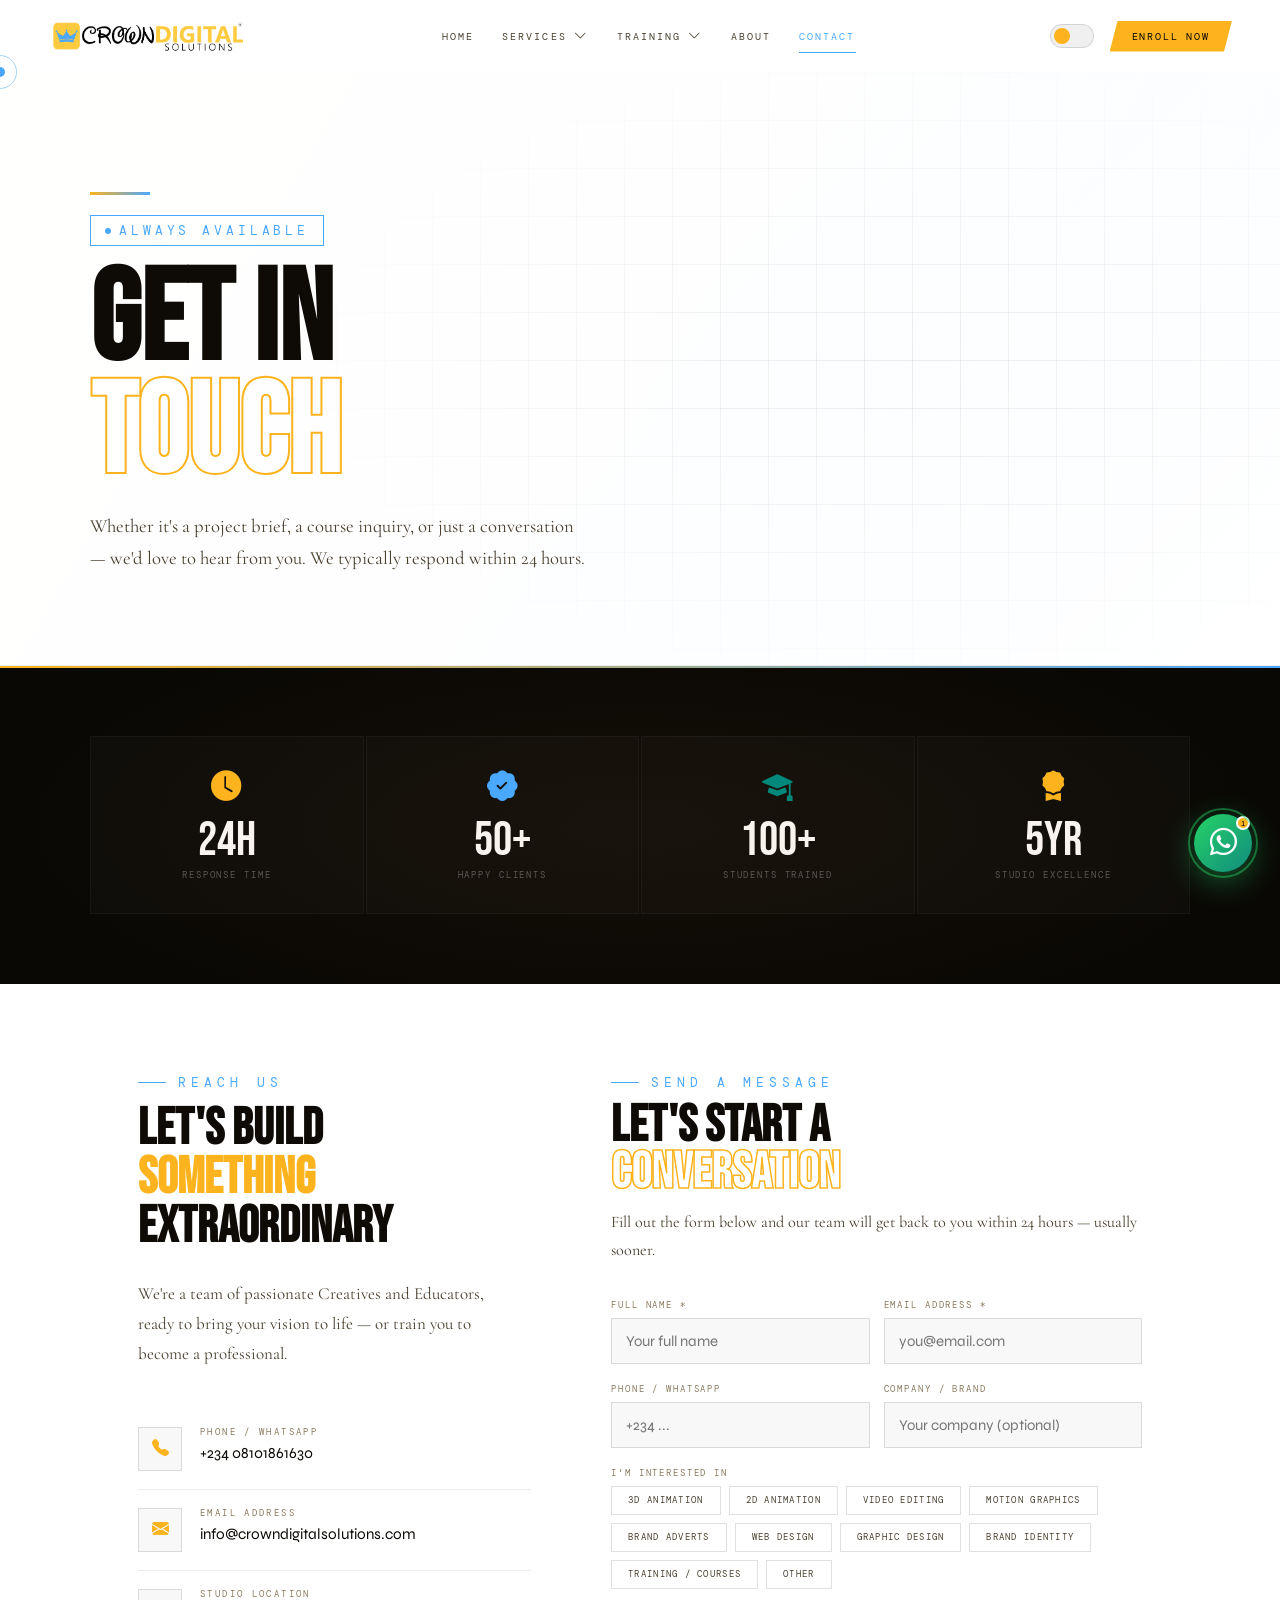
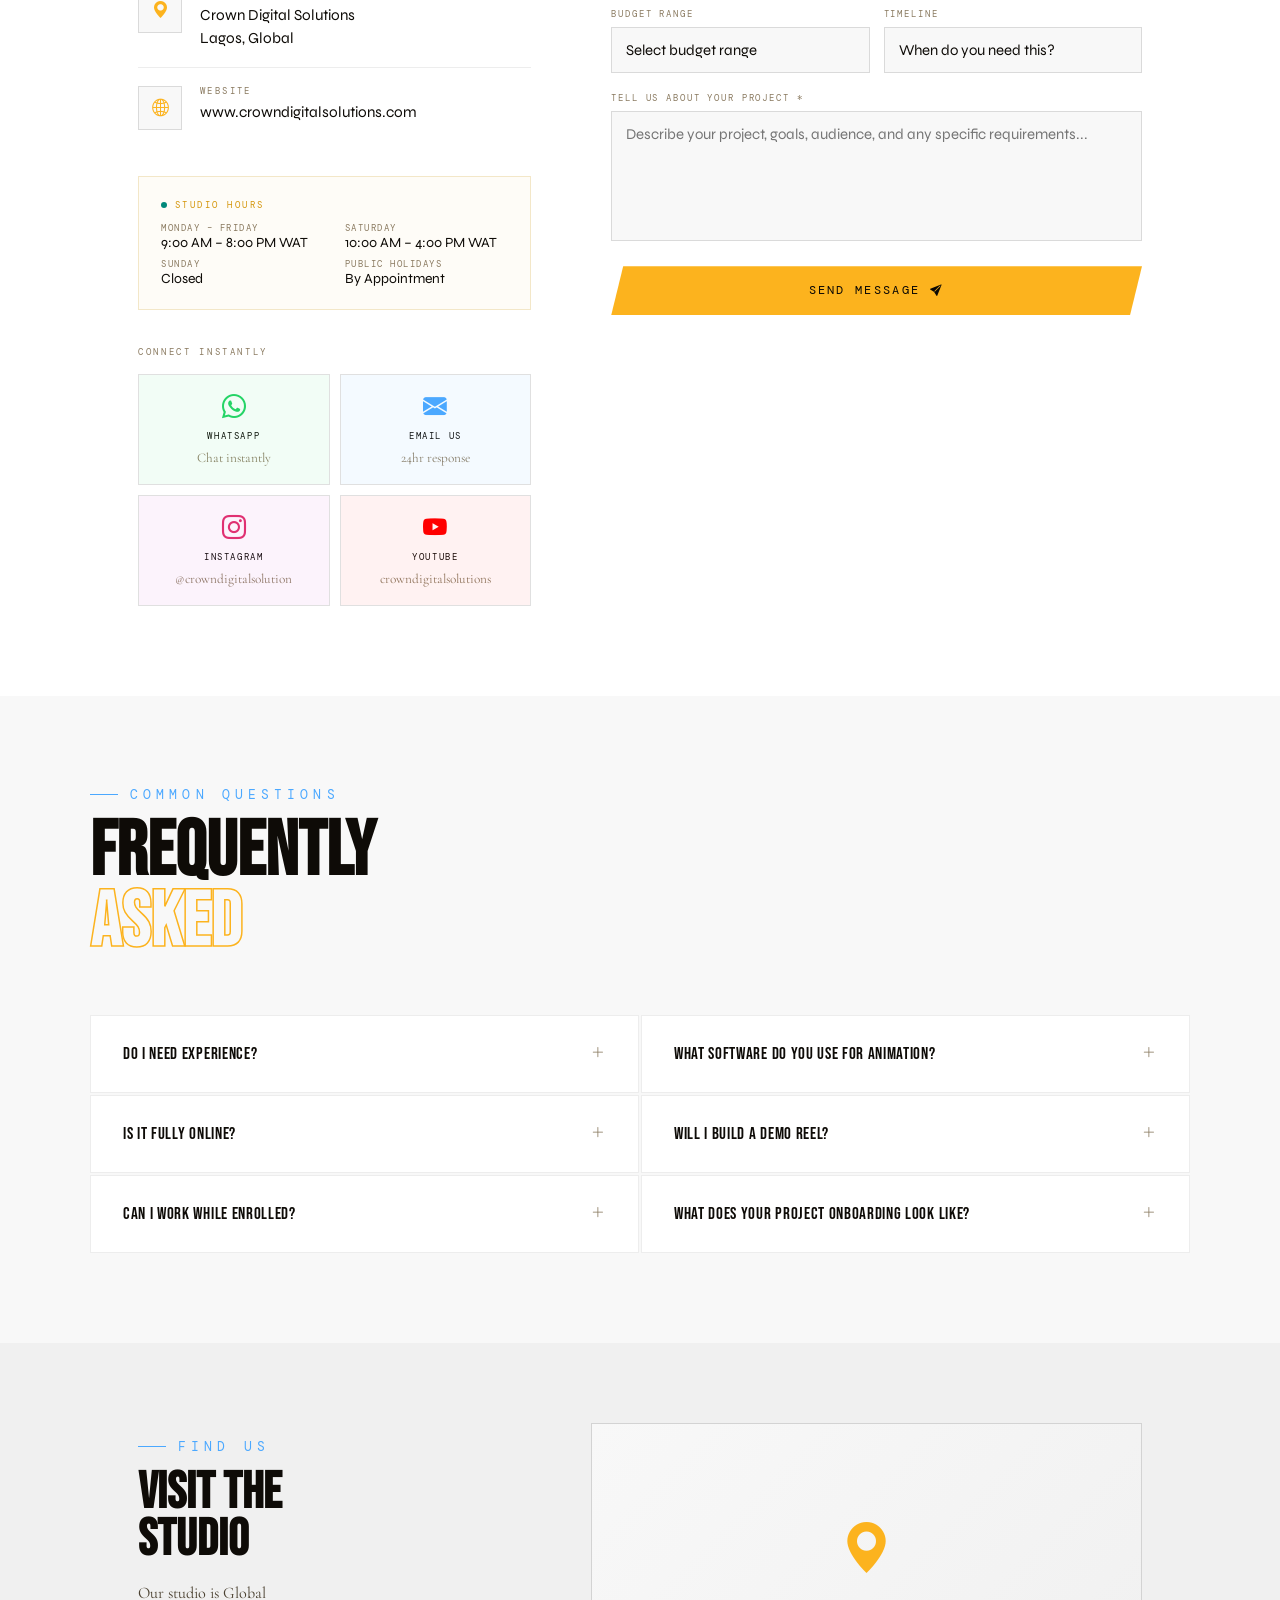
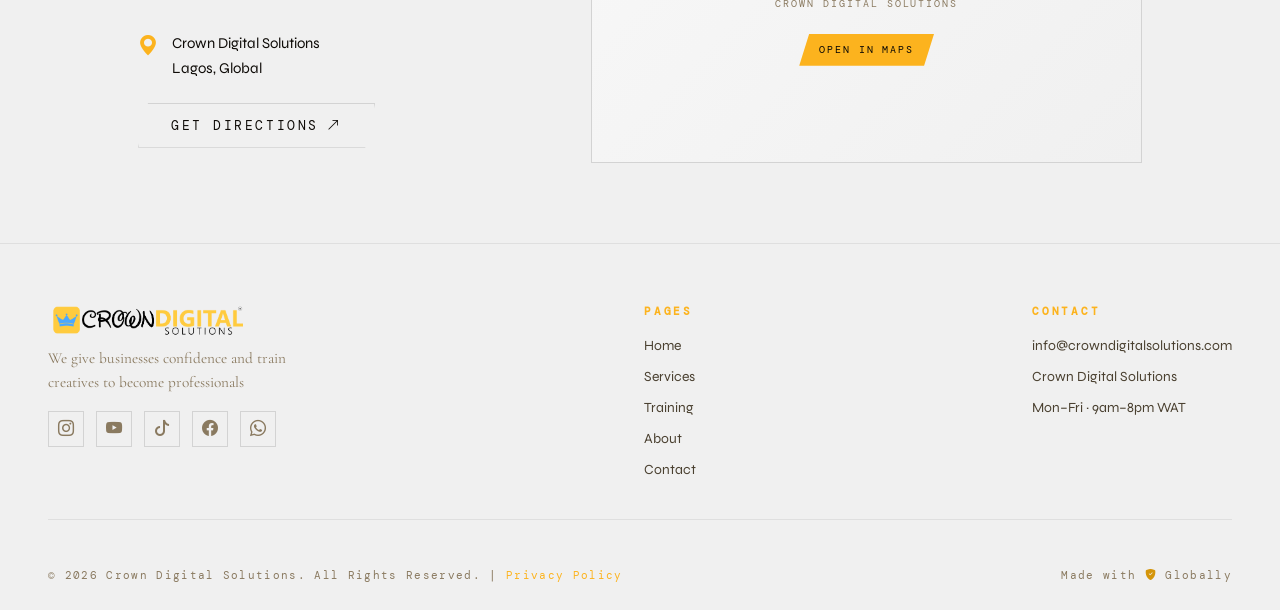
<file: contact.html>
<!DOCTYPE html>
<html lang="en">
<head>
<meta charset="UTF-8">
<meta name="viewport" content="width=device-width,initial-scale=1.0">
<title>Contact — Crown Digital Solutions</title>
<link rel="stylesheet" href="shared.css">
<link rel="icon" type="image/png" href="logos.PNG">

<style>
body { padding-top: var(--nav-h); }

/* ── HERO ── */
.pg-hero { min-height: 480px; }
.pg-hero-bg-img {
  background-image: linear-gradient(135deg, rgba(252,179,30,0.1), rgba(75,168,255,0.07) 60%, transparent);
}
.pg-hero-bg-img::after {
  background: linear-gradient(120deg, rgba(255,255,255,0.97) 0%, rgba(255,255,255,0.88) 50%, rgba(255,255,255,0.6) 100%);
}
[data-theme="dark"] .pg-hero-bg-img::after {
  background: linear-gradient(120deg, rgba(7,5,3,0.98) 0%, rgba(7,5,3,0.88) 50%, rgba(7,5,3,0.6) 100%);
}

/* ── CONTACT LAYOUT ── */
.contact-section { background: var(--bg); }
.contact-wrap { max-width: 1100px; margin: 0 auto; padding: 90px 48px; display: grid; grid-template-columns: 1fr 1.35fr; gap: 80px; align-items: start; }

/* ── LEFT: Info ── */
.ct-left {}
.ct-headline { font-family: var(--font-d); font-size: clamp(1.8rem,4vw,3.2rem); line-height: .95; color: var(--text); margin-bottom: 28px; }
.ct-headline span { color: var(--gold2); }
.ct-tagline { font-family: var(--font-a); font-size: 1rem; color: var(--text2); line-height: 1.75; margin-bottom: 40px; max-width: 380px; }

.ct-details { display: flex; flex-direction: column; gap: 0; }
.ct-detail { display: flex; align-items: flex-start; gap: 18px; padding: 18px 0; border-bottom: 1px solid var(--border); transition: background .2s; }
.ct-detail:last-child { border-bottom: none; }
.ct-ico-wrap { width: 44px; height: 44px; flex-shrink: 0; background: var(--bg2); border: 1px solid var(--border2); display: flex; align-items: center; justify-content: center; font-size: 1rem; color: var(--gold2); transition: background .3s, border-color .3s; }
.ct-detail:hover .ct-ico-wrap { background: var(--gold2); color: var(--black); border-color: var(--gold2); }
.ct-txt-label { font-family: var(--font-m); font-size: .5rem; letter-spacing: .28em; text-transform: uppercase; color: var(--text3); margin-bottom: 4px; }
.ct-txt-val { font-family: var(--font-b); font-size: .9rem; color: var(--text); line-height: 1.5; }
.ct-txt-val a { color: var(--text); text-decoration: none; transition: color .3s; }
.ct-txt-val a:hover { color: var(--gold2); }

/* ── HOURS ── */
.hours-block { margin-top: 28px; padding: 22px; border: 1px solid rgba(200,144,10,.2); background: rgba(200,144,10,.03); }
.hours-title { font-family: var(--font-m); font-size: .52rem; letter-spacing: .28em; text-transform: uppercase; color: var(--gold); margin-bottom: 12px; display: flex; align-items: center; gap: 8px; }
.hours-dot { width: 6px; height: 6px; border-radius: 50%; background: var(--teal); animation: bdPulse 2s ease-in-out infinite; }
@keyframes bdPulse { 0%,100%{opacity:1;transform:scale(1)} 50%{opacity:.4;transform:scale(.7)} }
.hours-grid { display: grid; grid-template-columns: 1fr 1fr; gap: 8px 20px; }
.hours-row { display: flex; flex-direction: column; }
.hours-day { font-family: var(--font-m); font-size: .5rem; letter-spacing: .18em; text-transform: uppercase; color: var(--text3); }
.hours-time { font-family: var(--font-b); font-size: .82rem; color: var(--text); }

/* ── QUICK CONNECT CARDS ── */
.quick-connect { margin-top: 36px; }
.qc-label { font-family: var(--font-m); font-size: .52rem; letter-spacing: .3em; text-transform: uppercase; color: var(--text3); margin-bottom: 16px; }
.qc-grid { display: grid; grid-template-columns: 1fr 1fr; gap: 10px; }
.qc-card {
  display: flex; flex-direction: column; align-items: center; gap: 8px;
  padding: 18px 14px; text-decoration: none;
  border: 1px solid var(--border2); background: var(--surface);
  transition: border-color .3s, box-shadow .3s, transform .3s;
  position: relative; overflow: hidden;
  cursor: pointer;
}
.qc-card::before { content:''; position:absolute; inset:0; opacity:0; transition:opacity .3s; }
.qc-card:hover { transform: translateY(-4px); box-shadow: var(--shadow-lg); }
.qc-card.wa::before { background: rgba(37,211,102,.06); }
.qc-card.wa:hover { border-color: #25d366; }
.qc-card.em::before { background: rgba(75,168,255,.06); }
.qc-card.em:hover { border-color: var(--blue); }
.qc-card.ig::before { background: rgba(200,55,200,.06); }
.qc-card.ig:hover { border-color: #e1306c; }
.qc-card.yt::before { background: rgba(255,0,0,.05); }
.qc-card.yt:hover { border-color: #ff0000; }
.qc-card::before { opacity: 1; }
.qc-icon { font-size: 1.4rem; }
.qc-card.wa .qc-icon { color: #25d366; }
.qc-card.em .qc-icon { color: var(--blue); }
.qc-card.ig .qc-icon { color: #e1306c; }
.qc-card.yt .qc-icon { color: #ff0000; }
.qc-name { font-family: var(--font-m); font-size: .52rem; letter-spacing: .18em; text-transform: uppercase; color: var(--text); }
.qc-handle { font-family: var(--font-a); font-size: .78rem; color: var(--text3); }

/* ── RIGHT: Form ── */
.ct-right {}
.ct-form-header { margin-bottom: 36px; }
.ct-form-header .s-label { margin-bottom: 12px; }
.ct-form-header h2 { font-family: var(--font-d); font-size: clamp(2rem,4vw,3rem); line-height: .92; color: var(--text); margin-bottom: 12px; }
.ct-form-header p { font-family: var(--font-a); font-size: .95rem; color: var(--text2); line-height: 1.7; }

/* ── FORM ELEMENTS ── */
.f-group { margin-bottom: 20px; }
.f-group label { display: block; font-family: var(--font-m); font-size: .5rem; letter-spacing: .22em; text-transform: uppercase; color: var(--text3); margin-bottom: 7px; }
.f-group input, .f-group select, .f-group textarea {
  width: 100%; background: var(--bg2); border: 1px solid var(--border2);
  color: var(--text); font-family: var(--font-b); font-size: .88rem;
  padding: 13px 14px; outline: none;
  transition: border-color .3s, background .3s, box-shadow .3s;
  appearance: none;
}
.f-group input:focus, .f-group select:focus, .f-group textarea:focus {
  border-color: var(--gold2); background: transparent;
  box-shadow: 0 0 0 3px var(--gold-glow);
}
.f-group textarea { resize: none; height: 130px; }
.f-group select option { background: var(--surface); }
.f-row { display: grid; grid-template-columns: 1fr 1fr; gap: 14px; }

/* ── INTEREST PILLS ── */
.f-pill-row { display: flex; flex-wrap: wrap; gap: 8px; margin-top: 2px; }
.f-pill-opt {
  font-family: var(--font-m); font-size: .5rem; letter-spacing: .15em;
  text-transform: uppercase; padding: 8px 16px;
  border: 1px solid var(--border2); background: none; color: var(--text2);
  cursor: pointer; transition: border-color .25s, background .25s, color .25s;
}
.f-pill-opt:hover { border-color: var(--gold2); color: var(--gold2); }
.f-pill-opt.selected { border-color: var(--gold2); background: var(--gold2); color: var(--black); }

/* ── SUBMIT BUTTON ── */
.cf-submit {
  width: 100%; margin-top: 8px;
  font-family: var(--font-m); font-size: .68rem; letter-spacing: .2em;
  text-transform: uppercase; color: var(--black); background: var(--gold2);
  border: none; padding: 17px; cursor: pointer;
  position: relative; overflow: hidden;
  display: flex; align-items: center; justify-content: center; gap: 10px;
  transition: background .3s, box-shadow .3s, transform .2s;
  clip-path: polygon(12px 0%, 100% 0%, calc(100% - 12px) 100%, 0% 100%);
}
.cf-submit::before {
  content: ''; position: absolute; inset: 0;
  background: var(--blue); transform: translateX(-100%) skewX(-12deg);
  transition: transform .4s var(--ease);
}
.cf-submit:hover { box-shadow: 0 0 28px var(--gold-glow); transform: translateY(-1px); color: #fff; }
.cf-submit:hover::before { transform: translateX(0) skewX(0); }
.cf-submit span, .cf-submit i { position: relative; z-index: 1; }

/* ── SUCCESS STATE ── */
.cf-success {
  display: none; text-align: center; padding: 60px 40px;
  border: 1px solid rgba(75,168,255,.2); background: rgba(75,168,255,.04);
}
.cf-success i { font-size: 3rem; color: var(--teal); display: block; margin-bottom: 16px; }
.cf-success h3 { font-family: var(--font-d); font-size: 2rem; color: var(--text); margin-bottom: 10px; }
.cf-success p { font-family: var(--font-a); font-size: 1rem; color: var(--text2); line-height: 1.7; }

/* ── FULL-WIDTH TRUST BAND ── */
.trust-band {
  background: var(--black); padding: 70px 48px;
  position: relative; overflow: hidden;
}
.trust-band::before { content:''; position:absolute; inset:0; background:radial-gradient(ellipse 50% 70% at 50% 50%,rgba(252,179,30,.04),transparent); }
.trust-band::after { content:''; position:absolute; top:0; left:0; right:0; height:2px; background:linear-gradient(90deg,var(--gold2),var(--blue),var(--gold2)); background-size:200% 100%; animation:tBand 5s linear infinite; }
@keyframes tBand { to { background-position: -200% 0; } }
.trust-inner { max-width: 1100px; margin: 0 auto; display: grid; grid-template-columns: 1fr 1fr 1fr 1fr; gap: 2px; position: relative; z-index: 1; }
.trust-item {
  padding: 32px 24px; text-align: center;
  border: 1px solid rgba(255,255,255,.04);
  background: rgba(255,255,255,.02);
  transition: background .3s;
}
.trust-item:hover { background: rgba(252,179,30,.04); }
.trust-icon { font-size: 1.8rem; margin-bottom: 12px; display: block; }
.trust-item:nth-child(1) .trust-icon { color: var(--gold2); }
.trust-item:nth-child(2) .trust-icon { color: var(--blue); }
.trust-item:nth-child(3) .trust-icon { color: var(--teal); }
.trust-item:nth-child(4) .trust-icon { color: var(--gold2); }
.trust-num { font-family: var(--font-d); font-size: 2.8rem; color: #f8f4ed; line-height: 1; }
.trust-lbl { font-family: var(--font-m); font-size: .5rem; letter-spacing: .22em; text-transform: uppercase; color: rgba(255,255,255,.3); margin-top: 6px; }

/* ── FAQ SECTION ── */
.faq-section { padding: 90px 48px; background: var(--bg2); }
.faq-inner { max-width: 1100px; margin: 0 auto; }
.faq-grid { display: grid; grid-template-columns: 1fr 1fr; gap: 2px; margin-top: 56px; }
.faq-item {
  padding: 28px 32px; background: var(--surface);
  border: 1px solid var(--border);
  cursor: pointer;
  transition: background .3s, border-color .3s;
  position: relative; overflow: hidden;
}
.faq-item::before {
  content:''; position:absolute; left:0; top:0; bottom:0; width:0;
  background: linear-gradient(to bottom, var(--gold2), var(--blue));
  transition: width .4s var(--ease);
}
.faq-item:hover { background: var(--bg); border-color: var(--border2); }
.faq-item:hover::before { width: 3px; }
.faq-item.open { background: var(--bg); border-color: var(--gold2); }
.faq-item.open::before { width: 3px; }
.faq-q {
  font-family: var(--font-d); font-size: 1rem; letter-spacing: .04em; color: var(--text);
  display: flex; justify-content: space-between; align-items: center; gap: 16px;
  position: relative; z-index: 1;
}
.faq-q i { font-size: .8rem; color: var(--text3); flex-shrink: 0; transition: transform .35s var(--ease), color .3s; }
.faq-item.open .faq-q i { transform: rotate(45deg); color: var(--gold2); }
.faq-a { max-height: 0; overflow: hidden; transition: max-height .4s var(--ease); }
.faq-item.open .faq-a { max-height: 300px; }
.faq-a p { font-family: var(--font-a); font-size: .92rem; color: var(--text2); line-height: 1.75; padding-top: 14px; position: relative; z-index: 1; }

/* ── MAP ── */
.map-section { padding: 0; background: var(--bg3); }
.map-inner { max-width: 1100px; margin: 0 auto; padding: 80px 48px; display: grid; grid-template-columns: 1fr 1.4fr; gap: 60px; align-items: center; }
.map-info h2 { font-family: var(--font-d); font-size: clamp(2rem,4vw,3.5rem); line-height: .92; color: var(--text); margin: 12px 0 16px; }
.map-info p { font-family: var(--font-a); font-size: .95rem; color: var(--text2); line-height: 1.75; margin-bottom: 24px; }
.map-address { display: flex; align-items: flex-start; gap: 14px; }
.map-address i { font-size: 1.2rem; color: var(--gold2); margin-top: 2px; flex-shrink: 0; }
.map-address-txt { font-family: var(--font-b); font-size: .88rem; color: var(--text); line-height: 1.7; }
.map-embed { height: 340px; border: 1px solid var(--border2); overflow: hidden; position: relative; background: var(--bg3); }
.map-placeholder { width:100%; height:100%; display:flex; align-items:center; justify-content:center; flex-direction:column; gap:16px; background: linear-gradient(135deg, var(--bg2), var(--bg3)); }
.map-placeholder i { font-size: 3rem; color: var(--gold2); }
.map-placeholder p { font-family:var(--font-m); font-size:.58rem; letter-spacing:.2em; text-transform:uppercase; color:var(--text3); }

/* ── RESPONSIVE ── */
@media(max-width:900px){
  .contact-wrap { grid-template-columns: 1fr; gap: 60px; padding: 60px 20px; }
  .trust-inner { grid-template-columns: 1fr 1fr; }
  .faq-grid { grid-template-columns: 1fr; }
  .map-inner { grid-template-columns: 1fr; padding: 60px 20px; }
  .faq-section { padding: 60px 20px; }
  .trust-band { padding: 50px 20px; }
  .pg-hero { padding: 80px 20px 60px; }
}
@media(max-width:600px){
  .f-row { grid-template-columns: 1fr; }
  .qc-grid { grid-template-columns: 1fr 1fr; }
  .trust-inner { grid-template-columns: 1fr 1fr; }
}
</style>
</head>
<body>
<div id="cs-cursor"></div><div id="cs-ring"></div>

<!-- MOBILE DRAWER -->
<div class="mob-nav" id="cs-mob-nav">
  <a href="index.html"><i class="mn-icon bi bi-house-fill"></i>Home</a>
  <button class="mob-dd-toggle">
    <i class="mn-icon bi bi-camera-video-fill"></i>Services
    <i class="bi bi-chevron-right mob-dd-arrow"></i>
  </button>
  <div class="mob-dd-items">
    <a href="services.html#video-editing"><i class="bi bi-scissors"></i>Video Editing</a>
    <a href="services.html#3d-animation"><i class="bi bi-box-seam-fill"></i>3D Animation</a>
    <a href="services.html#2d-animation"><i class="bi bi-stars"></i>2D Animation</a>
    <a href="services.html#video-production"><i class="bi bi-camera-video-fill"></i>Video Production</a>
    <a href="services.html#motion-graphics"><i class="bi bi-play-circle-fill"></i>Motion Graphics</a>
    <a href="services.html#web-design"><i class="bi bi-code-slash"></i>Web Design & Dev</a>
    <a href="services.html#3d-design"><i class="bi bi-buildings-fill"></i>3D Design & Viz</a>
    <a href="services.html#graphic-design"><i class="bi bi-vector-pen"></i>Graphic Design</a>
    <a href="services.html#brand-design"><i class="bi bi-palette-fill"></i>Brand Designs</a>
  </div>
  <button class="mob-dd-toggle">
    <i class="mn-icon bi bi-mortarboard-fill"></i>Training
    <i class="bi bi-chevron-right mob-dd-arrow"></i>
  </button>
  <div class="mob-dd-items">
    <a href="training.html#courses"><i class="bi bi-box-seam-fill"></i>3D Animation — Maya</a>
    <a href="training.html#courses"><i class="bi bi-scissors"></i>2D Animation</a>
    <a href="training.html#courses"><i class="bi bi-camera-video-fill"></i>Video Editing</a>
   <a href="training.html#courses"><i class="bi bi-stars"></i> AI Filmmaking & AI Animation</a>
    <a href="training.html#courses"><i class="bi bi-palette-fill"></i>Graphic Design</a>
    <a href="training.html"><i class="bi bi-mortarboard-fill"></i>All Courses</a>
  </div>
  <a href="about.html"><i class="mn-icon bi bi-shield-fill-check"></i>About</a>
  <a href="contact.html"><i class="mn-icon bi bi-telephone-fill"></i>Contact</a>
  <div class="mob-nav-footer"><a href="training.html" class="mob-cta">Enroll Now</a></div>
</div>

<nav id="cs-nav">
  <a href="index.html" class="nav-brand">
    <img src="Brand Logos/Crown Digital Logo v1 - Black.png" class="logo-dark" style="height:32px">
    <img src="Brand Logos/Crown Digital Logo v1 - White.png" class="logo-light" style="height:32px">
  </a>
  <ul class="nav-links">
    <li><a href="index.html">Home</a></li>
    <li class="has-wide-dd">
      <a href="services.html">Services <i class="bi bi-chevron-down dd-arrow"></i></a>
      <div class="nav-dropdown">
        <span class="dd-label">Creative Services</span>
        <a href="services.html#video-editing"><i class="bi bi-scissors"></i>Video Editing</a>
        <a href="services.html#3d-animation"><i class="bi bi-box-seam-fill"></i>3D Animation</a>
        <a href="services.html#2d-animation"><i class="bi bi-stars"></i>2D Animation</a>
        <a href="services.html#video-production"><i class="bi bi-camera-video-fill"></i>Video Production</a>
        <a href="services.html#motion-graphics"><i class="bi bi-play-circle-fill"></i>Motion Graphics</a>
        <div class="dd-divider"></div>
        <span class="dd-label">Design & Development</span>
        <a href="services.html#web-design"><i class="bi bi-code-slash"></i>Web Design & Dev</a>
        <a href="services.html#3d-design"><i class="bi bi-buildings-fill"></i>3D Design & Viz</a>
        <a href="services.html#graphic-design"><i class="bi bi-vector-pen"></i>Graphic Design</a>
        <a href="services.html#brand-design"><i class="bi bi-palette-fill"></i>Brand Designs</a>
      </div>
    </li>
    <li>
      <a href="training.html">Training <i class="bi bi-chevron-down dd-arrow"></i></a>
      <div class="nav-dropdown">
        <span class="dd-label">Animation Courses</span>
        <a href="training.html#courses"><i class="bi bi-box-seam-fill"></i>3D Animation</a>
        <a href="training.html#courses"><i class="bi bi-scissors"></i>2D Animation</a>
        <a href="training.html#courses"><i class="bi bi-camera-video-fill"></i>Video Editing</a>
        <div class="dd-divider"></div>
        <span class="dd-label">AI Programs</span>
         <a href="training.html#courses"><i class="bi bi-stars"></i> AI Filmmaking & AI Animation</a>
      </div>
    </li>
    <li><a href="about.html">About</a></li>
    <li><a href="contact.html" class="active">Contact</a></li>
  </ul>
  <div class="nav-right">
    <button class="theme-toggle" aria-label="Toggle theme"></button>
    <a href="training.html" class="nav-cta">Enroll Now</a>
    <button class="hamburger" id="cs-ham"><div class="ham-dots"><div class="ham-dot"></div><div class="ham-dot"></div><div class="ham-dot"></div><div class="ham-dot"></div></div></button>
  </div>
</nav>

<div id="cs-loader">
  <div class="ld-logo-wrap"><div class="ld-ring"></div><div class="ld-ring2"></div><div class="ld-ring3"></div><div class="ld-ring4"></div>
    <img src="Brand Logos/Crown Digital Logo v1 - White.png" class="ld-logo-img" alt="Crown Digital">
  </div>
  <div class="ld-word">CROWN DIGITAL</div><div class="ld-sub">A Global Creative Studio</div>
  <div class="ld-bar-track"><div class="ld-bar-fill"></div></div>
  <div class="ld-pct-wrap"><span id="ld-pct" style="font-family:var(--font-m);font-size:.5rem;color:rgba(255,255,255,.2)">0%</span></div>
  <div class="ld-glitch"></div>
</div>

<!-- PAGE HERO -->
<section class="pg-hero">
  <div class="pg-hero-bg-img"></div>
  <div class="pg-hero-grid"></div>
  <div class="pg-hero-inner">
    <div class="pg-hero-badge reveal"><span class="badge-dot"></span>Always Available</div>
    <h1 class="pg-hero-title reveal rd1">GET IN<br><span class="gold-stroke">TOUCH</span></h1>
    <p class="pg-hero-sub reveal rd2">Whether it's a project brief, a course inquiry, or just a conversation — we'd love to hear from you. We typically respond within 24 hours.</p>
  </div>
</section>

<!-- TRUST BAND -->
<div class="trust-band">
  <div class="trust-inner">
    <div class="trust-item reveal">
      <i class="bi bi-clock-fill trust-icon"></i>
      <div class="trust-num">24h</div>
      <div class="trust-lbl">Response Time</div>
    </div>
    <div class="trust-item reveal rd1">
      <i class="bi bi-patch-check-fill trust-icon"></i>
      <div class="trust-num">50+</div>
      <div class="trust-lbl">Happy Clients</div>
    </div>
    <div class="trust-item reveal rd2">
      <i class="bi bi-mortarboard-fill trust-icon"></i>
      <div class="trust-num">100+</div>
      <div class="trust-lbl">Students Trained</div>
    </div>
    <div class="trust-item reveal rd3">
      <i class="bi bi-award-fill trust-icon"></i>
      <div class="trust-num">5yr</div>
      <div class="trust-lbl">Studio Excellence</div>
    </div>
  </div>
</div>

<!-- MAIN CONTACT SECTION -->
<section class="contact-section">
  <div class="contact-wrap">

    <!-- LEFT: Contact Info -->
    <div class="ct-left">
      <div class="s-label reveal">Reach Us</div>
      <h2 class="ct-headline reveal rd1">LET'S BUILD<br><span>SOMETHING</span><br>EXTRAORDINARY</h2>
      <p class="ct-tagline reveal rd2">We're a team of passionate Creatives and Educators, ready to bring your vision to life — or train you to become a professional.</p>

      <div class="ct-details reveal rd2">
        <div class="ct-detail">
          <div class="ct-ico-wrap"><i class="bi bi-telephone-fill"></i></div>
          <div class="ct-txt-wrap">
            <div class="ct-txt-label">Phone / WhatsApp</div>
            <div class="ct-txt-val"><a href="tel:+2348101861630">+234 08101861630</a></div>
          </div>
        </div>
        <div class="ct-detail">
          <div class="ct-ico-wrap"><i class="bi bi-envelope-fill"></i></div>
          <div class="ct-txt-wrap">
            <div class="ct-txt-label">Email Address</div>
            <div class="ct-txt-val"><a href="mailto:info@crowndigitalsolutions.com">info@crowndigitalsolutions.com</a></div>
          </div>
        </div>
        <div class="ct-detail">
          <div class="ct-ico-wrap"><i class="bi bi-geo-alt-fill"></i></div>
          <div class="ct-txt-wrap">
            <div class="ct-txt-label">Studio Location</div>
            <div class="ct-txt-val">Crown Digital Solutions<br>Lagos, Global</div>
          </div>
        </div>
        <div class="ct-detail">
          <div class="ct-ico-wrap"><i class="bi bi-globe2"></i></div>
          <div class="ct-txt-wrap">
            <div class="ct-txt-label">Website</div>
            <div class="ct-txt-val"><a href="index.html">www.crowndigitalsolutions.com</a></div>
          </div>
        </div>
      </div>

      <div class="hours-block reveal rd3">
        <div class="hours-title"><span class="hours-dot"></span>Studio Hours</div>
        <div class="hours-grid">
          <div class="hours-row"><span class="hours-day">Monday – Friday</span><span class="hours-time">9:00 AM – 8:00 PM WAT</span></div>
          <div class="hours-row"><span class="hours-day">Saturday</span><span class="hours-time">10:00 AM – 4:00 PM WAT</span></div>
          <div class="hours-row"><span class="hours-day">Sunday</span><span class="hours-time">Closed</span></div>
          <div class="hours-row"><span class="hours-day">Public Holidays</span><span class="hours-time">By Appointment</span></div>
        </div>
      </div>

      <!-- Quick Connect Cards -->
      <div class="quick-connect reveal rd4">
        <div class="qc-label">Connect Instantly</div>
        <div class="qc-grid">
          <a href="https://wa.me/2348101861630?text=Hello%20Crown%20Digital%2C%20I%27d%20like%20to%20get%20in%20touch." target="_blank" class="qc-card wa">
            <i class="bi bi-whatsapp qc-icon"></i>
            <span class="qc-name">WhatsApp</span>
            <span class="qc-handle">Chat instantly</span>
          </a>
          <a href="mailto:info@crowndigitalsolutions.com" class="qc-card em">
            <i class="bi bi-envelope-fill qc-icon"></i>
            <span class="qc-name">Email Us</span>
            <span class="qc-handle">24hr response</span>
          </a>
          <a href="https://instagram.com/crowndigitalsolution" target="_blank" class="qc-card ig">
            <i class="bi bi-instagram qc-icon"></i>
            <span class="qc-name">Instagram</span>
            <span class="qc-handle">@crowndigitalsolution</span>
          </a>
          <a href="https://youtube.com/@crowndigitalsolutions" target="_blank" class="qc-card yt">
            <i class="bi bi-youtube qc-icon"></i>
            <span class="qc-name">YouTube</span>
            <span class="qc-handle">crowndigitalsolutions</span>
          </a>
        </div>
      </div>
    </div>

    <!-- RIGHT: Contact Form -->
    <div class="ct-right">
      <div class="ct-form-header reveal">
        <div class="s-label">Send A Message</div>
        <h2>LET'S START A<br><span style="-webkit-text-stroke:1.5px var(--gold2);color:transparent">CONVERSATION</span></h2>
        <p>Fill out the form below and our team will get back to you within 24 hours — usually sooner.</p>
      </div>

      <div class="cf-success" id="cfSuccess">
        <i class="bi bi-check-circle-fill"></i>
        <h3>MESSAGE RECEIVED</h3>
        <p>Thank you for reaching out to Crown Digital Solutions. Our team will review your message and respond within 24 hours.</p>
      </div>

      <form class="cf reveal rd1" id="contactForm" onsubmit="handleSubmit(event)" novalidate>
        <div class="f-row">
          <div class="f-group">
            <label for="cf-name">Full Name *</label>
            <input type="text" id="cf-name" placeholder="Your full name" required>
          </div>
          <div class="f-group">
            <label for="cf-email">Email Address *</label>
            <input type="email" id="cf-email" placeholder="you@email.com" required>
          </div>
        </div>
        <div class="f-row">
          <div class="f-group">
            <label for="cf-phone">Phone / WhatsApp</label>
            <input type="tel" id="cf-phone" placeholder="+234 ...">
          </div>
          <div class="f-group">
            <label for="cf-company">Company / Brand</label>
            <input type="text" id="cf-company" placeholder="Your company (optional)">
          </div>
        </div>
        <div class="f-group">
          <label>I'm Interested In</label>
          <div class="f-pill-row" id="pillRow">
            <button type="button" class="f-pill-opt" data-val="3D Animation">3D Animation</button>
            <button type="button" class="f-pill-opt" data-val="2D Animation">2D Animation</button>
            <button type="button" class="f-pill-opt" data-val="Video Editing">Video Editing</button>
            <button type="button" class="f-pill-opt" data-val="Motion Graphics">Motion Graphics</button>
            <button type="button" class="f-pill-opt" data-val="Brand Adverts">Brand Adverts</button>
            <button type="button" class="f-pill-opt" data-val="Web Design">Web Design</button>
            <button type="button" class="f-pill-opt" data-val="Graphic Design">Graphic Design</button>
            <button type="button" class="f-pill-opt" data-val="Brand Identity">Brand Identity</button>
            <button type="button" class="f-pill-opt" data-val="Training / Courses">Training / Courses</button>
            <button type="button" class="f-pill-opt" data-val="Other">Other</button>
          </div>
          <input type="hidden" id="cf-services">
        </div>
        <div class="f-row">
          <div class="f-group">
            <label for="cf-budget">Budget Range</label>
            <select id="cf-budget">
              <option value="">Select budget range</option>
              <option>Under ₦100,000</option>
              <option>₦100,000 – ₦500,000</option>
              <option>₦500,000 – ₦1,000,000</option>
              <option>₦1,000,000 – ₦5,000,000</option>
              <option>₦5,000,000+</option>
              <option>Let's discuss</option>
            </select>
          </div>
          <div class="f-group">
            <label for="cf-timeline">Timeline</label>
            <select id="cf-timeline">
              <option value="">When do you need this?</option>
              <option>ASAP (within 2 weeks)</option>
              <option>1 Month</option>
              <option>2–3 Months</option>
              <option>Flexible / Not sure</option>
            </select>
          </div>
        </div>
        <div class="f-group">
          <label for="cf-message">Tell Us About Your Project *</label>
          <textarea id="cf-message" placeholder="Describe your project, goals, audience, and any specific requirements..." required></textarea>
        </div>
        <button type="submit" class="cf-submit">
          <span>Send Message</span>
          <i class="bi bi-send-fill"></i>
        </button>
      </form>
    </div>

  </div>
</section>

<!-- FAQ SECTION -->
<section class="faq-section">
  <div class="faq-inner">
    <div class="s-label reveal">Common Questions</div>
    <h2 class="s-title reveal rd1">FREQUENTLY<br><span class="outline">ASKED</span></h2>
    <div class="faq-grid">
      <div class="faq-item reveal" onclick="toggleFaq(this)">
        <div class="faq-q">Do I need experience?<i class="bi bi-plus-lg"></i></div>
        <div class="faq-a"><p>No - our programs support beginners to advanced learners.</p></div>
      </div>
      <div class="faq-item reveal rd1" onclick="toggleFaq(this)">
        <div class="faq-q">What software do you use for animation?<i class="bi bi-plus-lg"></i></div>
        <div class="faq-a"><p>Our primary tool is Autodesk Maya for 3D Modeling and Animation, Adobe After Effects for 2D animation and Motion Graphics, Adobe Premiere Pro for Video Editing, and various AI-assisted tools.</p></div>
      </div>
      <div class="faq-item reveal rd2" onclick="toggleFaq(this)">
        <div class="faq-q">Is it fully online?<i class="bi bi-plus-lg"></i></div>
        <div class="faq-a"><p>Yes - live online classes for now. Physical classes will soon be available.</p></div>
      </div>
      <div class="faq-item reveal rd3" onclick="toggleFaq(this)">
        <div class="faq-q">Will I build a demo reel?<i class="bi bi-plus-lg"></i></div>
        <div class="faq-a"><p>Yes - every student graduates with industry-ready portfolio work.</p></div>
      </div>
      <div class="faq-item reveal rd4" onclick="toggleFaq(this)">
        <div class="faq-q">Can I work while enrolled?<i class="bi bi-plus-lg"></i></div>
        <div class="faq-a"><p>Yes - flexible pacing and mentorship designed for working students.</p></div>
      </div>
      <div class="faq-item reveal rd5" onclick="toggleFaq(this)">
        <div class="faq-q">What does your project onboarding look like?<i class="bi bi-plus-lg"></i></div>
        <div class="faq-a"><p>We start with a free discovery call to understand your goals, audience, and vision. We then share a proposal with timeline, deliverables, and pricing. Once approved, we kick off with concept development, storyboarding, and regular updates throughout production.</p></div>
      </div>
    </div>
  </div>
</section>

<!-- MAP / LOCATION -->
<div class="map-section">
  <div class="map-inner">
    <div class="map-info">
      <div class="s-label reveal">Find Us</div>
      <h2 class="reveal rd1">VISIT THE<br>STUDIO</h2>
      <p class="reveal rd2">Our studio is Global</p>
      <div class="map-address reveal rd3">
        <i class="bi bi-geo-alt-fill"></i>
        <div class="map-address-txt">Crown Digital Solutions<br>Lagos, Global</div>
      </div>
      <br>
      <a href="https://maps.google.com/?q=Abuja,Nigeria" target="_blank" class="btn-outline reveal rd4">Get Directions <i class="bi bi-arrow-up-right"></i></a>
    </div>
    <div class="map-embed reveal rd1">
      <div class="map-placeholder">
        <i class="bi bi-geo-alt-fill"></i>
        <p>Crown Digital Solutions</p>
        <a href="https://maps.google.com/?q=Abuja,Nigeria" target="_blank" class="btn-gold" style="margin-top:8px;font-size:.56rem;padding:10px 20px"><span>Open in Maps</span></a>
      </div>
    </div>
  </div>
</div>

<footer id="cs-footer">
  <div class="ft-top">
    <div class="ft-brand">
      <a href="index.html" class="nav-brand">
        <img src="Brand Logos/Crown Digital Logo v1 - Black.png" class="ft-logo-dark" style="height:32px">
        <img src="Brand Logos/Crown Digital Logo v1 - White.png" class="ft-logo-light" style="height:32px">
      </a>
      <p>We give businesses confidence and train creatives to become professionals</p>
      <div class="ft-socials">
        <a href="https://www.instagram.com/crowndigitalsolution/" class="ft-soc-link" target="_blank" rel="noopener noreferrer"><i class="bi bi-instagram"></i></a>
        <a href="https://www.youtube.com/@CrownDigitalSolutions" class="ft-soc-link" target="_blank" rel="noopener noreferrer"><i class="bi bi-youtube"></i></a>
        <a href="https://www.tiktok.com/@crowndigitalsolutions" class="ft-soc-link" target="_blank" rel="noopener noreferrer"><i class="bi bi-tiktok"></i></a>
        <a href="#" class="ft-soc-link"><i class="bi bi-facebook"></i></a>
        <a href="https://wa.me/2348101861630" class="ft-soc-link" target="_blank" rel="noopener noreferrer"><i class="bi bi-whatsapp"></i></a>
      </div>
    </div>
    <div class="ft-col"><h4>Pages</h4><ul><li><a href="index.html">Home</a></li><li><a href="services.html">Services</a></li><li><a href="training.html">Training</a></li><li><a href="about.html">About</a></li><li><a href="contact.html">Contact</a></li></ul></div>
    <div class="ft-col"><h4>Contact</h4><ul><li><a href="mailto:info@crowndigitalsolutions.com">info@crowndigitalsolutions.com</a></li><li><a href="#">Crown Digital Solutions</a></li><li><a href="#">Mon–Fri · 9am–8pm WAT</a></li></ul></div>
  </div>
  <div class="ft-bottom">
    <p class="ft-copy">© 2026 Crown Digital Solutions. All Rights Reserved. | <a href="#">Privacy Policy</a></p>
    <p class="ft-copy">Made with <i class="bi bi-shield-fill-check" style="color:var(--gold)"></i> Globally</p>
  </div>
</footer>

<!-- WHATSAPP WIDGET -->
<style>
.cs-chat-bubble{position:fixed;bottom:28px;right:28px;z-index:8000;display:flex;flex-direction:column;align-items:flex-end;gap:12px;}
.cs-chat-btn{width:58px;height:58px;border-radius:50%;background:linear-gradient(135deg,#25d366,#128c7e);border:none;cursor:pointer;display:flex;align-items:center;justify-content:center;box-shadow:0 8px 32px rgba(37,211,102,0.45);transition:transform .3s,box-shadow .3s;position:relative;}
.cs-chat-btn:hover{transform:scale(1.1);box-shadow:0 12px 40px rgba(37,211,102,0.6);}
.cs-chat-btn i{font-size:1.6rem;color:#fff;}
.cs-chat-btn::after{content:'';position:absolute;inset:-6px;border-radius:50%;border:2px solid rgba(37,211,102,0.45);animation:chatPulse 2s ease-in-out infinite;}
@keyframes chatPulse{0%,100%{transform:scale(1);opacity:.6}50%{transform:scale(1.18);opacity:0}}
.cs-chat-dot{position:absolute;top:2px;right:2px;width:14px;height:14px;background:#fcb31e;border-radius:50%;border:2px solid #fff;font-size:.45rem;color:#000;display:flex;align-items:center;justify-content:center;}
.cs-chat-panel{position:fixed;bottom:100px;right:28px;z-index:8001;width:340px;background:var(--surface,#fff);border:1px solid var(--border2,rgba(0,0,0,.12));border-radius:12px;overflow:hidden;box-shadow:0 24px 64px rgba(0,0,0,.18);transform:translateY(20px) scale(.95);opacity:0;pointer-events:none;transition:opacity .35s cubic-bezier(0.16,1,0.3,1),transform .35s cubic-bezier(0.16,1,0.3,1);}
.cs-chat-panel.open{opacity:1;pointer-events:all;transform:translateY(0) scale(1);}
.csp-header{background:linear-gradient(135deg,#128c7e,#25d366);padding:20px 20px 16px;display:flex;align-items:center;gap:14px;}
.csp-avatar{width:44px;height:44px;border-radius:50%;background:rgba(255,255,255,.2);display:flex;align-items:center;justify-content:center;font-size:1.4rem;color:#fff;flex-shrink:0;border:2px solid rgba(255,255,255,.4);}
.csp-name{font-family:'Bebas Neue',sans-serif;font-size:1.1rem;letter-spacing:.08em;color:#fff;line-height:1;}
.csp-status{font-family:'DM Mono',monospace;font-size:.5rem;letter-spacing:.18em;text-transform:uppercase;color:rgba(255,255,255,.75);margin-top:3px;display:flex;align-items:center;gap:5px;}
.csp-status-dot{width:7px;height:7px;border-radius:50%;background:#adff9e;animation:chatPulse 2s infinite;}
.csp-close{margin-left:auto;background:none;border:none;color:rgba(255,255,255,.7);cursor:pointer;font-size:1.1rem;padding:4px;transition:color .2s;}
.csp-close:hover{color:#fff;}
.csp-body{padding:20px;background:var(--bg2,#f8f8f8);}
.csp-bubble{background:var(--surface,#fff);border:1px solid var(--border,rgba(0,0,0,.07));border-radius:0 12px 12px 12px;padding:12px 14px;margin-bottom:14px;font-family:'Syne',sans-serif;font-size:.82rem;color:var(--text,#0e0b07);line-height:1.6;}
.csp-bubble strong{color:#fcb31e;}
.csp-time{font-family:'DM Mono',monospace;font-size:.45rem;letter-spacing:.15em;color:var(--text3,#8a7a60);margin-bottom:16px;text-align:right;}
.csp-options{display:flex;flex-direction:column;gap:8px;}
.csp-opt{display:flex;align-items:center;gap:10px;padding:11px 14px;border:1px solid var(--border2,rgba(0,0,0,.12));background:var(--surface,#fff);text-decoration:none;font-family:'DM Mono',monospace;font-size:.56rem;letter-spacing:.15em;text-transform:uppercase;color:var(--text,#0e0b07);transition:border-color .25s,background .25s,color .25s,padding-left .25s;cursor:pointer;}
.csp-opt:hover{border-color:#25d366;color:#128c7e;padding-left:20px;background:rgba(37,211,102,.04);}
.csp-opt i{color:#25d366;font-size:.9rem;flex-shrink:0;}
.csp-footer{padding:12px 20px;border-top:1px solid var(--border,rgba(0,0,0,.07));font-family:'DM Mono',monospace;font-size:.48rem;letter-spacing:.15em;color:var(--text3,#8a7a60);text-align:center;display:flex;align-items:center;justify-content:center;gap:6px;}
.csp-footer i{color:#25d366;}
</style>
<div class="cs-chat-bubble">
  <div class="cs-chat-panel" id="csChatPanel">
    <div class="csp-header">
      <div class="csp-avatar"><i class="bi bi-headset"></i></div>
      <div class="csp-info">
        <div class="csp-name">Crown Digital Support</div>
        <div class="csp-status"><span class="csp-status-dot"></span>Typically replies instantly</div>
      </div>
      <button class="csp-close" onclick="toggleChat()"><i class="bi bi-x-lg"></i></button>
    </div>
    <div class="csp-body">
      <div class="csp-bubble">👋 Hi! Have a quick question? <strong>Chat with us on WhatsApp</strong> — or use the form above for a detailed inquiry.</div>
      <div class="csp-time">Crown Support · Just now</div>
      <div class="csp-options">
        <a class="csp-opt" href="https://wa.me/2348101861630?text=Hello%20Crown%20Digital%2C%20I%27d%20like%20to%20get%20in%20touch." target="_blank" rel="noopener"><i class="bi bi-whatsapp"></i> Chat on WhatsApp</a>
        <a class="csp-opt" href="mailto:info@crowndigitalsolutions.com"><i class="bi bi-envelope-fill"></i> Send us an Email</a>
        <a class="csp-opt" href="training.html#courses"><i class="bi bi-mortarboard-fill"></i> View Training Courses</a>
        <a class="csp-opt" href="services.html"><i class="bi bi-camera-video-fill"></i> View Services</a>
      </div>
    </div>
    <div class="csp-footer"><i class="bi bi-shield-fill-check"></i> Mon–Fri · 9am–8pm WAT</div>
  </div>
  <button class="cs-chat-btn" onclick="toggleChat()" aria-label="Open chat support">
    <i class="bi bi-whatsapp" id="csChatIcon"></i>
    <span class="cs-chat-dot">1</span>
  </button>
</div>

<script src="shared.js"></script>
<script>
// Interest pills
document.querySelectorAll('.f-pill-opt').forEach(pill => {
  pill.addEventListener('click', () => {
    pill.classList.toggle('selected');
    const selected = [...document.querySelectorAll('.f-pill-opt.selected')].map(p=>p.dataset.val);
    document.getElementById('cf-services').value = selected.join(', ');
  });
});

// Form submit
function handleSubmit(e) {
  e.preventDefault();
  const name = document.getElementById('cf-name').value.trim();
  const email = document.getElementById('cf-email').value.trim();
  const msg = document.getElementById('cf-message').value.trim();
  if (!name || !email || !msg) {
    if (!name) document.getElementById('cf-name').focus();
    else if (!email) document.getElementById('cf-email').focus();
    else document.getElementById('cf-message').focus();
    return;
  }
  document.getElementById('contactForm').style.display = 'none';
  document.getElementById('cfSuccess').style.display = 'block';
  // Optional: build WhatsApp message
  const services = document.getElementById('cf-services').value;
  const waMsg = encodeURIComponent(`Hello Crown Digital!\n\nName: ${name}\nEmail: ${email}\nInterested In: ${services||'General Inquiry'}\n\nMessage: ${msg}`);
  setTimeout(() => {
    window.open(`https://wa.me/2348101861630?text=${waMsg}`, '_blank');
  }, 1500);
}

// FAQ accordion
function toggleFaq(item) {
  const isOpen = item.classList.contains('open');
  document.querySelectorAll('.faq-item').forEach(f => f.classList.remove('open'));
  if (!isOpen) item.classList.add('open');
}

// WhatsApp toggle
function toggleChat() {
  const panel = document.getElementById('csChatPanel');
  const icon = document.getElementById('csChatIcon');
  const isOpen = panel.classList.toggle('open');
  icon.className = isOpen ? 'bi bi-x-lg' : 'bi bi-whatsapp';
  const dot = document.querySelector('.cs-chat-dot');
  if (dot && isOpen) dot.style.display = 'none';
}
document.addEventListener('click', function(e) {
  const panel = document.getElementById('csChatPanel');
  const btn = document.querySelector('.cs-chat-btn');
  if (panel && panel.classList.contains('open') && !panel.contains(e.target) && e.target !== btn && !btn.contains(e.target)) {
    panel.classList.remove('open');
    document.getElementById('csChatIcon').className = 'bi bi-whatsapp';
  }
});
</script>
</body>
</html>
</file>
<file: shared.css>
/* ============================================================
   CROWN DIGITAL SOLUTIONS — SHARED STYLES v5
   Brand Colors: #fcb31e (Yellow/Gold) · #4ba8ff (Blue)
   Light mode: pure white | Dark mode toggle
============================================================ */

@import url('https://fonts.googleapis.com/css2?family=Bebas+Neue&family=Cormorant+Garamond:ital,wght@0,400;0,600;1,400&family=DM+Mono:ital,wght@0,400;0,500;1,400&family=Syne:wght@400;600;700;800&display=swap');
@import url('https://cdn.jsdelivr.net/npm/bootstrap-icons@1.11.3/font/bootstrap-icons.min.css');

*, *::before, *::after { margin:0; padding:0; box-sizing:border-box; }

/* ── TOKENS ── */
:root {
  --bg:        #ffffff;
  --bg2:       #f8f8f8;
  --bg3:       #f0f0f0;
  --surface:   #ffffff;
  --surface2:  #f5f5f5;
  --border:    rgba(0,0,0,0.07);
  --border2:   rgba(0,0,0,0.12);
  --text:      #0e0b07;
  --text2:     #4a4030;
  --text3:     #8a7a60;

  --gold:      #d4950a;
  --gold2:     #fcb31e;
  --gold-glow: rgba(252,179,30,0.22);

  --blue:      #4ba8ff;
  --blue2:     #74bcff;
  --blue-dark: #2a7fd4;
  --blue-glow: rgba(75,168,255,0.22);

  --red:       #d42840;
  --teal:      #00897b;
  --black:     #0a0805;
  --white:     #ffffff;
  --nav-h:     72px;
  --font-d:    'Bebas Neue', sans-serif;
  --font-b:    'Syne', sans-serif;
  --font-a:    'Cormorant Garamond', serif;
  --font-m:    'DM Mono', monospace;
  --ease:      cubic-bezier(0.16,1,0.3,1);
  --ease2:     cubic-bezier(0.4,0,0.2,1);
  --r:         6px;
  --shadow:    0 2px 20px rgba(0,0,0,0.06), 0 1px 4px rgba(0,0,0,0.03);
  --shadow-lg: 0 20px 60px rgba(0,0,0,0.10), 0 4px 16px rgba(0,0,0,0.05);
}

[data-theme="dark"] {
  --bg:        #070503;
  --bg2:       #0e0b07;
  --bg3:       #181208;
  --surface:   #111009;
  --surface2:  #1c1710;
  --border:    rgba(255,255,255,0.07);
  --border2:   rgba(255,255,255,0.12);
  --text:      #f0e8d8;
  --text2:     #b8a888;
  --text3:     #706050;
  --gold:      #fcb31e;
  --gold2:     #ffd166;
  --gold-glow: rgba(252,179,30,0.25);
  --blue:      #4ba8ff;
  --blue2:     #80c4ff;
  --blue-dark: #74bcff;
  --blue-glow: rgba(75,168,255,0.25);
  --red:       #e8284a;
  --teal:      #00c9b1;
  --shadow:    0 2px 20px rgba(0,0,0,0.4), 0 1px 4px rgba(0,0,0,0.2);
  --shadow-lg: 0 20px 60px rgba(0,0,0,0.6), 0 4px 16px rgba(0,0,0,0.3);
}

html { scroll-behavior: smooth; font-size: 17px; }
body {
  background: var(--bg);
  color: var(--text);
  font-family: var(--font-b);
  overflow-x: hidden;
  cursor: none;
  transition: background 0.4s, color 0.4s;
}

/* ── CURSOR ── */
#cs-cursor {
  position: fixed; width: 10px; height: 10px;
  background: var(--blue); border-radius: 50%;
  pointer-events: none; z-index: 99999;
  transform: translate(-50%,-50%);
  transition: width .25s var(--ease), height .25s var(--ease), background .25s;
  mix-blend-mode: multiply;
}
[data-theme="dark"] #cs-cursor { mix-blend-mode: difference; }
#cs-ring {
  position: fixed; width: 34px; height: 34px;
  border: 1.5px solid rgba(75,168,255,0.5); border-radius: 50%;
  pointer-events: none; z-index: 99998;
  transform: translate(-50%,-50%);
  transition: left .1s, top .1s, width .3s var(--ease), height .3s var(--ease), border-color .3s;
}
body.c-hover #cs-cursor { width: 20px; height: 20px; background: var(--gold2); }
body.c-hover #cs-ring { width: 52px; height: 52px; border-color: rgba(252,179,30,0.6); }

/* ── LOADER (enhanced) ── */
#cs-loader {
  position: fixed; inset: 0;
  background: #070503;
  z-index: 9999;
  display: flex; flex-direction: column;
  align-items: center; justify-content: center;
  overflow: hidden;
}
/* particle dots bg */
#cs-loader::before {
  content: '';
  position: absolute; inset: 0;
  background-image: radial-gradient(circle, rgba(252,179,30,0.08) 1px, transparent 1px),
                    radial-gradient(circle, rgba(75,168,255,0.05) 1px, transparent 1px);
  background-size: 40px 40px, 60px 60px;
  background-position: 0 0, 20px 20px;
  animation: ldBgDrift 8s linear infinite;
}
@keyframes ldBgDrift { to { background-position: 40px 40px, 60px 60px; } }

.ld-logo-wrap {
  position: relative; width: 110px; height: 110px;
  display: flex; align-items: center; justify-content: center;
}
.ld-ring  { position:absolute; inset:-10px; border-radius:50%; border:2px solid transparent; border-top-color:#fcb31e; border-right-color:#d4950a; animation:ldSpinA 1s linear infinite; }
.ld-ring2 { position:absolute; inset:-24px; border-radius:50%; border:1px solid transparent; border-bottom-color:rgba(75,168,255,0.7); border-left-color:rgba(75,168,255,0.3); animation:ldSpinB 1.8s linear infinite; }
.ld-ring3 { position:absolute; inset:-40px; border-radius:50%; border:1px dashed rgba(252,179,30,0.18); animation:ldSpinA 3.2s linear infinite; }
/* new: inner pulse ring */
.ld-ring4 { position:absolute; inset:-2px; border-radius:50%; border:1px solid rgba(252,179,30,0.3); animation:ldPulseRing 2s ease-in-out infinite; }
@keyframes ldPulseRing { 0%,100%{transform:scale(1);opacity:.3} 50%{transform:scale(1.15);opacity:1} }
@keyframes ldSpinA { to { transform:rotate(360deg); } }
@keyframes ldSpinB { to { transform:rotate(-360deg); } }

.ld-logo-img { width:78px; height:78px; object-fit:contain; position:relative; z-index:1; }

.ld-word {
  margin-top: 28px;
  font-family: var(--font-d);
  font-size: 2.8rem; letter-spacing:.45em;
  color: #f8f4ed;
  clip-path: inset(0 100% 0 0);
  animation: ldReveal .9s var(--ease) .5s forwards;
}
.ld-sub {
  font-family: var(--font-m); font-size:.92rem; letter-spacing:.38em;
  color: #fcb31e; text-transform:uppercase;
  opacity:0; animation: ldFade .6s ease 1.3s forwards;
  margin-top: 6px;
}
@keyframes ldReveal { to { clip-path:inset(0 0% 0 0); } }
@keyframes ldFade   { to { opacity:1; } }

.ld-bar-track { margin-top: 36px; width: 260px; height: 2px; background: rgba(255,255,255,.06); overflow:hidden; border-radius:1px; }
.ld-bar-fill  { height:100%; width:0; background:linear-gradient(90deg,#fcb31e,#4ba8ff,#fcb31e); background-size:200% 100%; animation:ldBar 2.2s var(--ease2) .2s forwards, ldBarShimmer 1.5s linear .2s infinite; box-shadow:0 0 12px #fcb31e88; }
@keyframes ldBar { to { width:100%; } }
@keyframes ldBarShimmer { to { background-position:-200% 0; } }
.ld-pct-wrap { margin-top:10px; display:flex; align-items:center; gap:8px; }
#ld-pct { font-family:var(--font-m); font-size:.76rem; color:rgba(255,255,255,.2); }

/* ld glitch line */
.ld-glitch {
  position:absolute; bottom:0; left:0; right:0; height:1px;
  background:linear-gradient(90deg,transparent,#fcb31e,#4ba8ff,transparent);
  animation:ldGlitch 2.5s ease-in-out infinite;
}
@keyframes ldGlitch {
  0%,100%{transform:translateX(-100%);opacity:0}
  40%{opacity:1}
  60%{transform:translateX(100%);opacity:0}
}

#cs-loader.ld-out { animation: ldOut .7s ease-out forwards; }
@keyframes ldOut {
  0%   { opacity:1; transform:scale(1); }
  60%  { opacity:0; transform:scale(1.05); }
  100% { opacity:0; transform:scale(1.05); visibility:hidden; pointer-events:none; }
}

/* ── NAV ── */
#cs-nav {
  position: fixed; top:0; left:0; right:0;
  height: var(--nav-h);
  z-index: 1000;
  display: flex; align-items: center;
  padding: 0 48px;
  justify-content: space-between;
  transition: background .4s, box-shadow .4s, padding .3s;
}
#cs-nav.scrolled {
  background: rgba(255,255,255,0.96);
  backdrop-filter: blur(20px);
  box-shadow: 0 1px 0 var(--border);
}
[data-theme="dark"] #cs-nav.scrolled { background: rgba(7,5,3,0.96); }

/* ── LOGO SWITCHING ── */
.nav-brand { display:flex; align-items:center; gap:10px; text-decoration:none; }
.logo-light { display:none; }
.logo-dark  { display:block; }
[data-theme="dark"] .logo-light { display:block; }
[data-theme="dark"] .logo-dark  { display:none; }

/* ── NAV LINKS ── */
.nav-links { display:flex; gap:0; list-style:none; align-items:center; }
.nav-links > li { position: relative; }

.nav-links > li > a {
  font-family:var(--font-m); font-size:.60rem; letter-spacing:.2em;
  text-transform:uppercase; color:var(--text2);
  text-decoration:none; position:relative;
  transition: color .3s;
  padding: 28px 14px;
  display: flex; align-items: center; gap: 5px;
}
.nav-links > li > a::after {
  content:''; position:absolute; bottom:18px; left:14px; right:14px;
  height:1px; background:var(--blue);
  transform:scaleX(0); transform-origin:left;
  transition: transform .3s var(--ease);
}
.nav-links > li > a:hover,
.nav-links > li > a.active { color:var(--blue); }
.nav-links > li > a:hover::after,
.nav-links > li > a.active::after { transform:scaleX(1); }

.nav-links > li > a .dd-arrow {
  font-size:.76rem; transition: transform .3s var(--ease);
  margin-left:2px;
}
.nav-links > li:hover > a .dd-arrow { transform: rotate(180deg); }

/* ── DROPDOWN PANEL ── */
.nav-dropdown {
  position: absolute; top: calc(var(--nav-h) - 4px); left: 50%;
  transform: translateX(-50%) translateY(-8px);
  background: var(--surface);
  border: 1px solid var(--border2);
  border-top: 2px solid var(--blue);
  min-width: 240px;
  padding: 8px 0;
  opacity: 0;
  pointer-events: none;
  transition: opacity .25s var(--ease), transform .3s var(--ease);
  box-shadow: 0 24px 60px rgba(0,0,0,0.12), 0 4px 16px rgba(0,0,0,0.06);
  z-index: 999;
}
.nav-links > li.has-wide-dd .nav-dropdown { min-width: 280px; }
.nav-links > li:hover .nav-dropdown {
  opacity: 1;
  pointer-events: all;
  transform: translateX(-50%) translateY(0);
}

.nav-dropdown a {
  display: flex; align-items: center; gap: 12px;
  padding: 11px 20px;
  font-family: var(--font-m); font-size: .50rem; letter-spacing: .18em;
  text-transform: uppercase; color: var(--text2);
  text-decoration: none;
  transition: background .2s, color .2s, padding-left .25s var(--ease);
  position: relative;
}
.nav-dropdown a::before {
  content: ''; position: absolute; left: 0; top: 0; bottom: 0;
  width: 0; background: linear-gradient(90deg, var(--blue-glow), transparent);
  transition: width .3s var(--ease);
}
.nav-dropdown a:hover { color: var(--blue); padding-left: 28px; background: var(--bg2); }
.nav-dropdown a:hover::before { width: 100%; }
.nav-dropdown a i { font-size: .9rem; color: var(--blue); flex-shrink: 0; transition: transform .3s var(--ease); }
.nav-dropdown a:hover i { transform: scale(1.2) rotate(-5deg); }

.nav-dropdown .dd-divider { height: 1px; background: var(--border); margin: 6px 16px; }
.nav-dropdown .dd-label {
  font-family: var(--font-m); font-size: .45rem; letter-spacing: .3em;
  text-transform: uppercase; color: var(--text3); padding: 10px 20px 4px;
}

.nav-right { display:flex; align-items:center; gap:16px; }

/* Theme toggle */
.theme-toggle {
  width: 44px; height: 24px;
  background: var(--bg3); border: 1px solid var(--border2);
  border-radius: 12px; cursor:none;
  position:relative; transition: background .3s;
  flex-shrink:0;
}
.theme-toggle::after {
  content:''; position:absolute; top:3px; left:3px;
  width:16px; height:16px; border-radius:50%;
  background: var(--gold2);
  transition: transform .3s var(--ease);
}
[data-theme="dark"] .theme-toggle::after { transform:translateX(20px); background:var(--blue); }

.nav-cta {
  font-family:var(--font-m); font-size:.60rem; letter-spacing:.18em;
  text-transform:uppercase; color:var(--black); background:var(--gold2);
  padding: 9px 22px; text-decoration:none;
  clip-path:polygon(8px 0%,100% 0%,calc(100% - 8px) 100%,0% 100%);
  transition: background .3s, box-shadow .3s, transform .2s;
}
.nav-cta:hover { background:var(--blue); color:#fff; box-shadow:0 0 24px var(--blue-glow); transform:translateY(-1px); }

/* Hamburger */
.hamburger {
  display:none; cursor:none; background:none; border:none;
  width:36px; height:36px; position:relative;
}
.ham-dots {
  display:grid; grid-template-columns:1fr 1fr;
  gap:6px; width:20px; height:20px;
  position:absolute; top:50%; left:50%; transform:translate(-50%,-50%);
  transition: transform .5s var(--ease);
}
.ham-dot {
  width:7px; height:7px; border-radius:50%;
  background:var(--text);
  transition: transform .4s var(--ease), background .3s, border-radius .3s;
}
.hamburger.open .ham-dots { transform:translate(-50%,-50%) rotate(45deg); }
.hamburger.open .ham-dot  { background:var(--gold2); border-radius:1px; }
.hamburger.open .ham-dot:nth-child(2) { transform:translateX(-100%) translateY(100%); opacity:0; }
.hamburger.open .ham-dot:nth-child(3) { transform:translateX(100%) translateY(-100%); opacity:0; }

/* ── MOBILE NAV (redesigned: compact, scrollable, properly sized) ── */
.mob-nav {
  position:fixed; top: var(--nav-h); right:0; bottom:0; left:0;
  background: var(--bg);
  z-index:997;
  transform:translateX(100%);
  transition: transform .45s var(--ease);
  display:flex; flex-direction:column;
  overflow-y: auto;
  padding: 16px 0 32px;
}
[data-theme="dark"] .mob-nav { background: #0a0805; }
.mob-nav.open { transform:translateX(0); }

/* top border accent */
.mob-nav::before {
  content: ''; display:block;
  width:100%; height:2px;
  background: linear-gradient(90deg, var(--gold2), var(--blue));
  flex-shrink:0;
}

.mob-nav > a {
  font-family:var(--font-d); font-size:1.8rem; letter-spacing:.08em;
  color:var(--text); text-decoration:none;
  display:flex; align-items:center; gap:14px;
  padding: 14px 24px;
  border-bottom: 1px solid var(--border);
  transition: color .3s, background .3s;
}
.mob-nav > a:hover { color:var(--blue); background:var(--bg2); }
.mob-nav > a .mn-icon { font-size:1.2rem; color:var(--gold2); flex-shrink:0; width:24px; }

/* mobile dropdown */
.mob-dd-toggle {
  font-family:var(--font-d); font-size:1.8rem; letter-spacing:.08em;
  color:var(--text); background:none; border:none; cursor:none;
  display:flex; align-items:center; gap:14px;
  padding: 14px 24px;
  border-bottom: 1px solid var(--border);
  transition: color .3s, background .3s; width:100%; text-align:left;
}
.mob-dd-toggle:hover { color:var(--blue); background:var(--bg2); }
.mob-dd-toggle .mn-icon { font-size:1.2rem; color:var(--gold2); flex-shrink:0; width:24px; }
.mob-dd-toggle .mob-dd-arrow { font-size:.9rem; margin-left:auto; transition:transform .3s var(--ease); color:var(--text3); }
.mob-dd-toggle.open { color:var(--blue); }
.mob-dd-toggle.open .mob-dd-arrow { transform:rotate(90deg); color:var(--blue); }

.mob-dd-items {
  max-height:0; overflow:hidden;
  transition: max-height .4s var(--ease);
  background: var(--bg2);
  border-bottom: 1px solid var(--border);
}
.mob-dd-items.open { max-height: 900px; }
.mob-dd-items a {
  display:flex; align-items:center; gap:12px;
  font-family:var(--font-m); font-size:.84rem; letter-spacing:.18em;
  text-transform:uppercase; color:var(--text2);
  text-decoration:none; padding:12px 24px 12px 36px;
  border-bottom:1px solid var(--border);
  transition: color .3s, background .3s, padding-left .25s;
}
.mob-dd-items a:hover { color:var(--blue); background:var(--bg3); padding-left:44px; }
.mob-dd-items a i { color:var(--blue); font-size:.85rem; width:16px; flex-shrink:0; }

.mob-nav-footer {
  margin-top:auto; padding:20px 24px 8px;
  display:flex; flex-direction:column; gap:10px;
}
.mob-cta {
  font-family:var(--font-m); font-size:.92rem; letter-spacing:.2em; text-transform:uppercase;
  color:var(--black); background:var(--gold2);
  padding:16px 24px; text-decoration:none; display:block; text-align:center;
  clip-path:polygon(10px 0%,100% 0%,calc(100% - 10px) 100%,0% 100%);
  transition: background .3s;
}
.mob-cta:hover { background:var(--blue); color:#fff; }

/* ── BUTTONS ── */
.btn-gold {
  display:inline-flex; align-items:center; gap:8px;
  font-family:var(--font-m); font-size:.90rem; letter-spacing:.2em;
  text-transform:uppercase; color:var(--black); background:var(--gold2);
  padding:14px 32px; text-decoration:none; cursor:none;
  clip-path:polygon(10px 0%,100% 0%,calc(100% - 10px) 100%,0% 100%);
  border:none; position:relative; overflow:hidden;
  transition: transform .3s, box-shadow .3s;
}
.btn-gold::before {
  content:''; position:absolute; inset:0;
  background:var(--blue); transform:translateX(-100%) skewX(-12deg);
  transition: transform .4s var(--ease);
}
.btn-gold:hover { transform:translateY(-2px); box-shadow:0 0 28px var(--gold-glow); color:#fff; }
.btn-gold:hover::before { transform:translateX(0) skewX(0); }
.btn-gold span { position:relative; z-index:1; }

.btn-blue {
  display:inline-flex; align-items:center; gap:8px;
  font-family:var(--font-m); font-size:.90rem; letter-spacing:.2em;
  text-transform:uppercase; color:#fff; background:var(--blue);
  padding:14px 32px; text-decoration:none; cursor:none;
  clip-path:polygon(10px 0%,100% 0%,calc(100% - 10px) 100%,0% 100%);
  border:none; position:relative; overflow:hidden;
  transition: transform .3s, box-shadow .3s;
}
.btn-blue::before {
  content:''; position:absolute; inset:0;
  background:var(--gold2); transform:translateX(-100%) skewX(-12deg);
  transition: transform .4s var(--ease);
}
.btn-blue:hover { transform:translateY(-2px); box-shadow:0 0 28px var(--blue-glow); color:var(--black); }
.btn-blue:hover::before { transform:translateX(0) skewX(0); }
.btn-blue span { position:relative; z-index:1; }

.btn-outline {
  display:inline-flex; align-items:center; gap:8px;
  font-family:var(--font-m); font-size:.75rem; letter-spacing:.2em;
  text-transform:uppercase; color:var(--text);
  border:1px solid var(--border2); padding:13px 32px;
  text-decoration:none; cursor:none; background:none;
  clip-path:polygon(10px 0%,100% 0%,calc(100% - 10px) 100%,0% 100%);
  transition: border-color .3s, color .3s, box-shadow .3s, transform .3s;
}
.btn-outline:hover { border-color:var(--blue); color:var(--blue); box-shadow:0 0 20px var(--blue-glow); transform:translateY(-2px); }

/* ── SECTION UTILITIES ── */
.s-label {
  font-family:var(--font-m); font-size:.75rem; letter-spacing:.4em;
  text-transform:uppercase; color:var(--blue);
  display:flex; align-items:center; gap:12px; margin-bottom:14px;
}
.s-label::before { content:''; width:28px; height:1px; background:var(--blue); display:inline-block; }
.s-label.gold-label { color:var(--gold2); }
.s-label.gold-label::before { background:var(--gold2); }

.s-title {
  font-family:var(--font-d); font-size:clamp(2.4rem,6vw,5.5rem);
  line-height:.92; margin-bottom:20px; color:var(--text);
}
.s-title .outline { -webkit-text-stroke:1.5px var(--gold2); color:transparent; }
.s-title .outline-blue { -webkit-text-stroke:1.5px var(--blue); color:transparent; }

/* ── REVEAL ── */
.reveal { opacity:0; transform:translateY(36px); transition:opacity .8s var(--ease), transform .8s var(--ease); }
.reveal.in { opacity:1; transform:translateY(0); }
.rd1{transition-delay:.1s} .rd2{transition-delay:.2s} .rd3{transition-delay:.3s}
.rd4{transition-delay:.4s} .rd5{transition-delay:.5s}

/* ── MARQUEE ── */
.cs-marquee { background:var(--gold2); padding:14px 0; overflow:hidden; }
.cs-marquee-inner { display:flex; animation:mRun 20s linear infinite; white-space:nowrap; }
.cs-marquee-item {
  font-family:var(--font-d); font-size:1rem; letter-spacing:.15em;
  color:var(--black); padding:0 28px; display:flex; align-items:center; gap:18px; flex-shrink:0;
}
.cs-marquee-item .mdot { width:5px; height:5px; background:var(--black); border-radius:50%; opacity:.4; }
.cs-marquee-item:nth-child(even) .mdot { background:var(--blue-dark); opacity:.6; }
@keyframes mRun { to { transform:translateX(-50%); } }

/* ── 3D FLIP CARD (shared across pages) ── */
.flip-card {
  perspective: 1000px;
  cursor: none;
}
.flip-card-inner {
  position: relative;
  width: 100%; height: 100%;
  transform-style: preserve-3d;
  transition: transform .7s var(--ease);
}
.flip-card:hover .flip-card-inner { transform: rotateY(180deg); }
.flip-card-front,
.flip-card-back {
  position: absolute; inset: 0;
  backface-visibility: hidden;
  -webkit-backface-visibility: hidden;
}
.flip-card-back { transform: rotateY(180deg); }

/* ── FOOTER ── */
#cs-footer {
  background: var(--bg3);
  border-top:1px solid var(--border);
  padding:60px 48px 28px;
}
[data-theme="dark"] #cs-footer { background:var(--surface); }
.ft-top { display:flex; justify-content:space-between; align-items:flex-start; flex-wrap:wrap; gap:40px; margin-bottom:48px; padding-bottom:40px; border-bottom:1px solid var(--border); }
.ft-brand p { font-family:var(--font-a); font-size:.9rem; color:var(--text3); margin-top:10px; max-width:260px; line-height:1.6; }
.ft-col h4 { font-family:var(--font-m); font-size:.65rem; letter-spacing:.25em; text-transform:uppercase; color:var(--gold2); margin-bottom:16px; }
.ft-col ul { list-style:none; display:flex; flex-direction:column; gap:10px; }
.ft-col a { font-family:var(--font-b); font-size:.82rem; color:var(--text2); text-decoration:none; transition:color .3s; }
.ft-col a:hover { color:var(--blue); }
.ft-bottom { display:flex; justify-content:space-between; flex-wrap:wrap; gap:8px; }
.ft-copy { font-family:var(--font-m); font-size:.65rem; letter-spacing:.12em; color:var(--text3); }
.ft-copy a { color:var(--gold2); text-decoration:none; }
.ft-copy a:hover { color:var(--blue); }
.ft-socials { display:flex; gap:12px; margin-top:16px; }
.ft-soc-link { width:36px; height:36px; border:1px solid var(--border2); display:flex; align-items:center; justify-content:center; color:var(--text3); font-size:.95rem; text-decoration:none; transition:border-color .3s, color .3s, background .3s; }
.ft-soc-link:hover { border-color:var(--gold2); color:var(--gold2); background:var(--gold-glow); }

.ft-logo-light { display:none; }
.ft-logo-dark  { display:block; }
[data-theme="dark"] .ft-logo-light { display:block; }
[data-theme="dark"] .ft-logo-dark  { display:none; }

/* ── PAGE HERO ── */
.pg-hero {
  padding: 120px 48px 90px;
  position: relative; overflow: hidden;
  border-bottom: 1px solid var(--border);
  min-height: 480px;
  display: flex; align-items: flex-end;
}
.pg-hero-bg-img {
  position: absolute; inset: 0;
  background-size: cover; background-position: center;
  background-repeat: no-repeat;
}
.pg-hero-bg-img::after {
  content: '';
  position: absolute; inset: 0;
  background: linear-gradient(135deg, rgba(255,255,255,0.94) 0%, rgba(255,255,255,0.76) 50%, rgba(255,255,255,0.52) 100%);
}
[data-theme="dark"] .pg-hero-bg-img::after {
  background: linear-gradient(135deg, rgba(7,5,3,0.94) 0%, rgba(7,5,3,0.78) 50%, rgba(7,5,3,0.55) 100%);
}
.pg-hero-grid { position:absolute; inset:0; pointer-events:none; background-image:linear-gradient(var(--border) 1px,transparent 1px),linear-gradient(90deg,var(--border) 1px,transparent 1px); background-size:48px 48px; mask-image:radial-gradient(ellipse 70% 80% at 70% 50%,black,transparent 70%); animation:gD 18s linear infinite; z-index:2; }
@keyframes gD { to { background-position:48px 48px; } }
.pg-hero-inner { max-width:1100px; margin:0 auto; position:relative; z-index:3; width:100%; }
.pg-hero-inner::before {
  content: ''; display: block;
  width: 60px; height: 3px;
  background: linear-gradient(90deg, var(--gold2), var(--blue));
  margin-bottom: 20px;
}
.pg-hero-title { font-family:var(--font-d); font-size:clamp(3.5rem,10vw,9rem); line-height:.88; }
.pg-hero-title .blue-stroke { -webkit-text-stroke:2px var(--blue); color:transparent; }
.pg-hero-title .gold-stroke { -webkit-text-stroke:2px var(--gold2); color:transparent; }
.pg-hero-sub { font-family:var(--font-a); font-size:1.1rem; color:var(--text2); max-width:500px; line-height:1.7; margin-top:20px; }

.pg-hero-badge {
  display: inline-flex; align-items: center; gap: 8px;
  font-family: var(--font-m); font-size: .76rem; letter-spacing: .3em;
  text-transform: uppercase; color: var(--blue);
  border: 1px solid var(--blue); padding: 6px 14px;
  margin-bottom: 20px;
}
.pg-hero-badge .badge-dot {
  width: 6px; height: 6px; border-radius: 50%;
  background: var(--blue); animation: bdPulse 1.5s ease-in-out infinite;
}
@keyframes bdPulse { 0%,100%{opacity:1;transform:scale(1)} 50%{opacity:.4;transform:scale(.7)} }

/* ── RESPONSIVE ── */
@media(max-width:900px){
  #cs-nav { padding:0 20px; }
  .nav-links, .nav-cta { display:none; }
  .hamburger { display:flex; }
  .pg-hero { padding:100px 20px 60px; min-height:380px; }
  #cs-footer { padding:40px 20px 20px; }
}
@media(max-width:640px){
  .ft-top { flex-direction:column; }
  .pg-hero { min-height:320px; padding:90px 16px 50px; }
  .mob-nav > a, .mob-dd-toggle { font-size:1.5rem; padding:12px 20px; }
  .mob-dd-items a { padding:10px 20px 10px 32px; }
}

@media(prefers-reduced-motion:reduce){
  *,*::before,*::after { animation-duration:.001ms!important; transition-duration:.001ms!important; }
}
</file>
